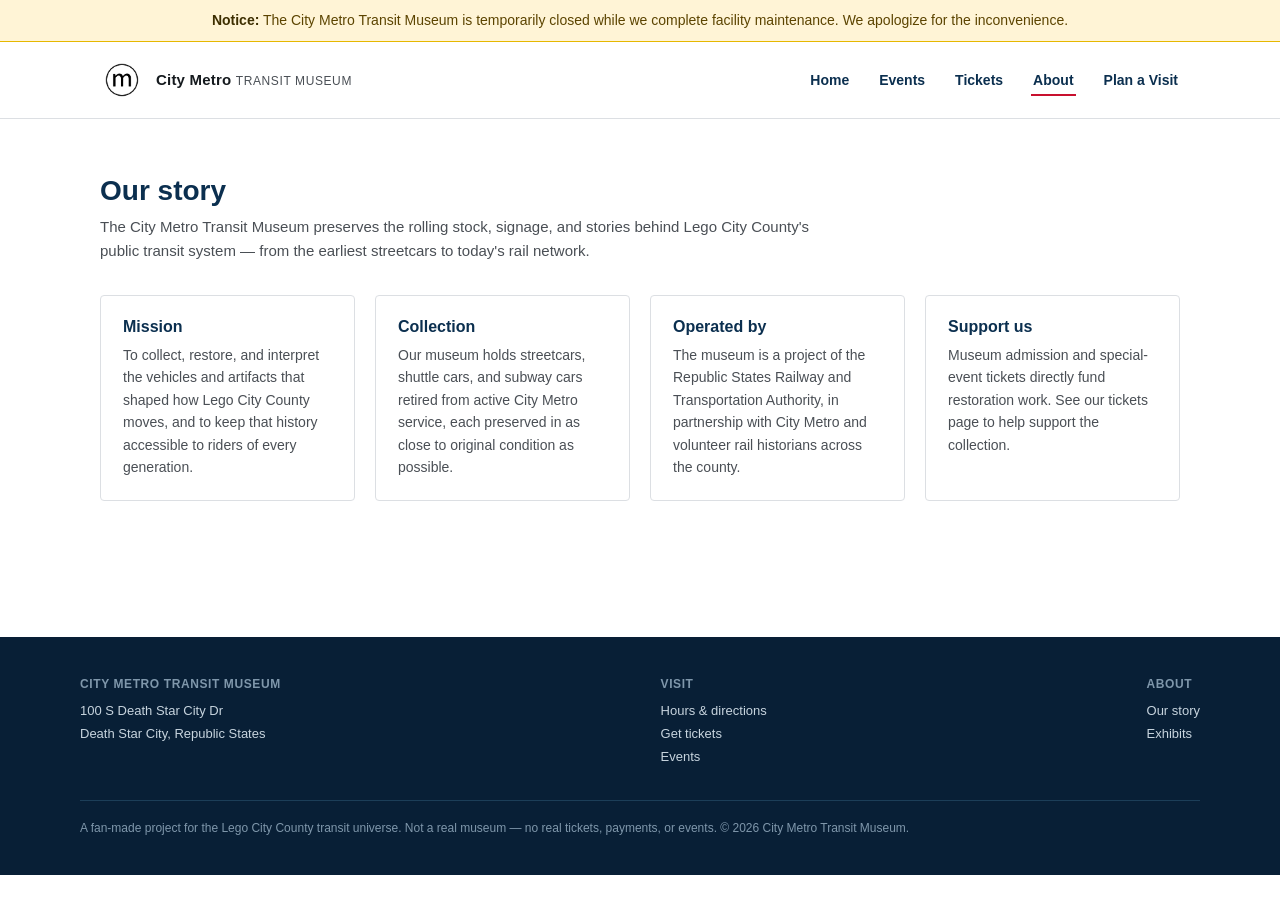
<file: about.html>
<!DOCTYPE html>
<html lang="en">
<head>
<meta charset="UTF-8">
<meta name="viewport" content="width=device-width, initial-scale=1">
<title>About | City Metro Transit Museum</title>
<meta name="description" content="About the City Metro Transit Museum, a preservation project of the Republic States Railway and Transportation Authority.">
<link rel="stylesheet" href="styles.css">
</head>
<body data-page="about">

<div class="closure-banner">
  <strong>Notice:</strong> The City Metro Transit Museum is temporarily closed while we complete facility maintenance. We apologize for the inconvenience.
</div>

<header class="site-header">
  <div class="header-inner">
    <a class="brand" href="index.html">
      <img src="logo.png" alt="City Metro logo">
      <span class="brand-text">
        <span class="line1">City Metro</span>
        <span class="line2">Transit Museum</span>
      </span>
    </a>
    <nav class="main-nav">
      <ul>
        <li><a href="index.html" data-page="home">Home</a></li>
        <li><a href="events.html" data-page="events">Events</a></li>
        <li><a href="tickets.html" data-page="tickets">Tickets</a></li>
        <li><a href="about.html" data-page="about">About</a></li>
        <li><a href="visit.html" data-page="visit">Plan a Visit</a></li>
      </ul>
    </nav>
  </div>
</header>

<main>
  <section>
    <h2 class="section-title">Our story</h2>
    <p class="section-sub">The City Metro Transit Museum preserves the rolling stock, signage, and stories behind Lego City County's public transit system — from the earliest streetcars to today's rail network.</p>

    <div class="card-grid">
      <div class="card">
        <h3>Mission</h3>
        <p>To collect, restore, and interpret the vehicles and artifacts that shaped how Lego City County moves, and to keep that history accessible to riders of every generation.</p>
      </div>
      <div class="card">
        <h3>Collection</h3>
        <p>Our museum holds streetcars, shuttle cars, and subway cars retired from active City Metro service, each preserved in as close to original condition as possible.</p>
      </div>
      <div class="card">
        <h3>Operated by</h3>
        <p>The museum is a project of the Republic States Railway and Transportation Authority, in partnership with City Metro and volunteer rail historians across the county.</p>
      </div>
      <div class="card">
        <h3>Support us</h3>
        <p>Museum admission and special-event tickets directly fund restoration work. See our <a href="tickets.html">tickets page</a> to help support the collection.</p>
      </div>
    </div>
  </section>
</main>

<footer class="site-footer">
  <div class="footer-inner">
    <div class="footer-col">
      <h4>City Metro Transit Museum</h4>
      <ul>
        <li>100 S Death Star City Dr</li>
        <li>Death Star City, Republic States</li>
      </ul>
    </div>
    <div class="footer-col">
      <h4>Visit</h4>
      <ul>
        <li><a href="visit.html">Hours &amp; directions</a></li>
        <li><a href="tickets.html">Get tickets</a></li>
        <li><a href="events.html">Events</a></li>
      </ul>
    </div>
    <div class="footer-col">
      <h4>About</h4>
      <ul>
        <li><a href="about.html">Our story</a></li>
        <li><a href="index.html#exhibits">Exhibits</a></li>
      </ul>
    </div>
  </div>
  <div class="footer-bottom">
    A fan-made project for the Lego City County transit universe. Not a real museum — no real tickets, payments, or events. &copy; 2026 City Metro Transit Museum.
  </div>
</footer>

<script src="script.js"></script>
</body>
</html>
</file>
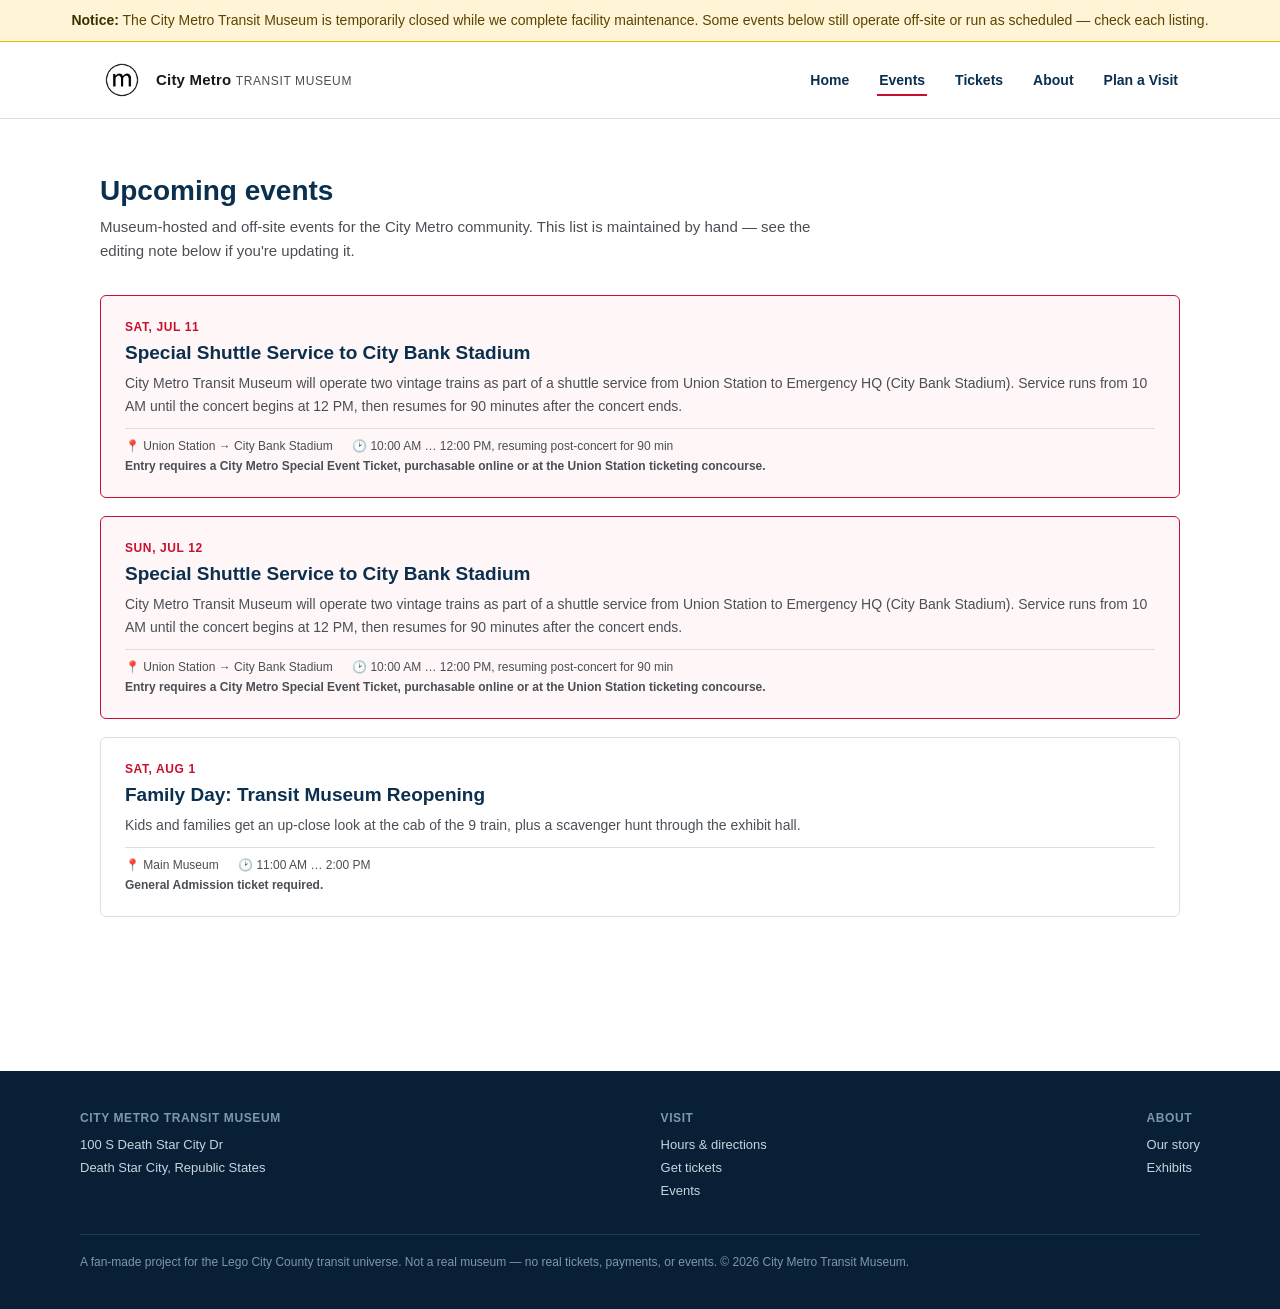
<file: events.html>
<!DOCTYPE html>
<html lang="en">
<head>
<meta charset="UTF-8">
<meta name="viewport" content="width=device-width, initial-scale=1">
<title>Events | City Metro Transit Museum</title>
<meta name="description" content="Upcoming events at the City Metro Transit Museum.">
<link rel="stylesheet" href="styles.css">
</head>
<body data-page="events">

<div class="closure-banner">
  <strong>Notice:</strong> The City Metro Transit Museum is temporarily closed while we complete facility maintenance. Some events below still operate off-site or run as scheduled — check each listing.
</div>

<header class="site-header">
  <div class="header-inner">
    <a class="brand" href="index.html">
      <img src="logo.png" alt="City Metro logo">
      <span class="brand-text">
        <span class="line1">City Metro</span>
        <span class="line2">Transit Museum</span>
      </span>
    </a>
    <nav class="main-nav">
      <ul>
        <li><a href="index.html" data-page="home">Home</a></li>
        <li><a href="events.html" data-page="events">Events</a></li>
        <li><a href="tickets.html" data-page="tickets">Tickets</a></li>
        <li><a href="about.html" data-page="about">About</a></li>
        <li><a href="visit.html" data-page="visit">Plan a Visit</a></li>
      </ul>
    </nav>
  </div>
</header>

<main>
  <section>
    <h2 class="section-title">Upcoming events</h2>
    <p class="section-sub">Museum-hosted and off-site events for the City Metro community. This list is maintained by hand — see the editing note below if you're updating it.</p>

    <div id="eventList"></div>
  </section>
</main>

<footer class="site-footer">
  <div class="footer-inner">
    <div class="footer-col">
      <h4>City Metro Transit Museum</h4>
      <ul>
        <li>100 S Death Star City Dr</li>
        <li>Death Star City, Republic States</li>
      </ul>
    </div>
    <div class="footer-col">
      <h4>Visit</h4>
      <ul>
        <li><a href="visit.html">Hours &amp; directions</a></li>
        <li><a href="tickets.html">Get tickets</a></li>
        <li><a href="events.html">Events</a></li>
      </ul>
    </div>
    <div class="footer-col">
      <h4>About</h4>
      <ul>
        <li><a href="about.html">Our story</a></li>
        <li><a href="index.html#exhibits">Exhibits</a></li>
      </ul>
    </div>
  </div>
  <div class="footer-bottom">
    A fan-made project for the Lego City County transit universe. Not a real museum — no real tickets, payments, or events. &copy; 2026 City Metro Transit Museum.
  </div>
</footer>

<script src="script.js"></script>
<script>
/* =========================================================================
   EVENTS CONFIG — edit this array by hand to add, remove, or change events.
   Fields:
     dateLabel  - short text shown above the title, e.g. "WED, JUL 8"
     title      - event name
     description- 1-3 sentences shown on the card
     location   - where it happens
     time       - time range shown in the meta row
     requires   - ticket note shown in the meta row (optional, leave "" to omit)
     featured   - true/false, true gives the card a highlighted red border
   ========================================================================= */
const EVENTS_CONFIG = [
   {
    dateLabel: "Sat, Jul 11",
    title: "Special Shuttle Service to City Bank Stadium",
    description: "City Metro Transit Museum will operate two vintage trains as part of a shuttle service from Union Station to Emergency HQ (City Bank Stadium). Service runs from 10 AM until the concert begins at 12 PM, then resumes for 90 minutes after the concert ends.",
    location: "Union Station \u2192 City Bank Stadium",
    time: "10:00 AM \u2026 12:00 PM, resuming post-concert for 90 min",
    requires: "Entry requires a City Metro Special Event Ticket, purchasable online or at the Union Station ticketing concourse.",
    featured: true
  },
  {
    dateLabel: "Sun, Jul 12",
    title: "Special Shuttle Service to City Bank Stadium",
    description: "City Metro Transit Museum will operate two vintage trains as part of a shuttle service from Union Station to Emergency HQ (City Bank Stadium). Service runs from 10 AM until the concert begins at 12 PM, then resumes for 90 minutes after the concert ends.",
    location: "Union Station \u2192 City Bank Stadium",
    time: "10:00 AM \u2026 12:00 PM, resuming post-concert for 90 min",
    requires: "Entry requires a City Metro Special Event Ticket, purchasable online or at the Union Station ticketing concourse.",
    featured: true
  },
  {
    dateLabel: "Sat, Aug 1",
    title: "Family Day: Transit Museum Reopening",
    description: "Kids and families get an up-close look at the cab of the 9 train, plus a scavenger hunt through the exhibit hall.",
    location: "Main Museum",
    time: "11:00 AM \u2026 2:00 PM",
    requires: "General Admission ticket required.",
    featured: false
  }
];
/* ========================================================================= */

const list = document.getElementById('eventList');
EVENTS_CONFIG.forEach(ev => {
  const card = document.createElement('div');
  card.className = 'event-card' + (ev.featured ? ' featured' : '');
  card.innerHTML = `
    <div class="event-date">${ev.dateLabel}</div>
    <h3>${ev.title}</h3>
    <p>${ev.description}</p>
    <div class="event-meta">
      <span>&#128205; ${ev.location}</span>
      <span>&#128337; ${ev.time}</span>
      ${ev.requires ? `<div style="margin-top:6px;"><strong>${ev.requires}</strong></div>` : ''}
    </div>
  `;
  list.appendChild(card);
});
</script>
</body>
</html>
</file>
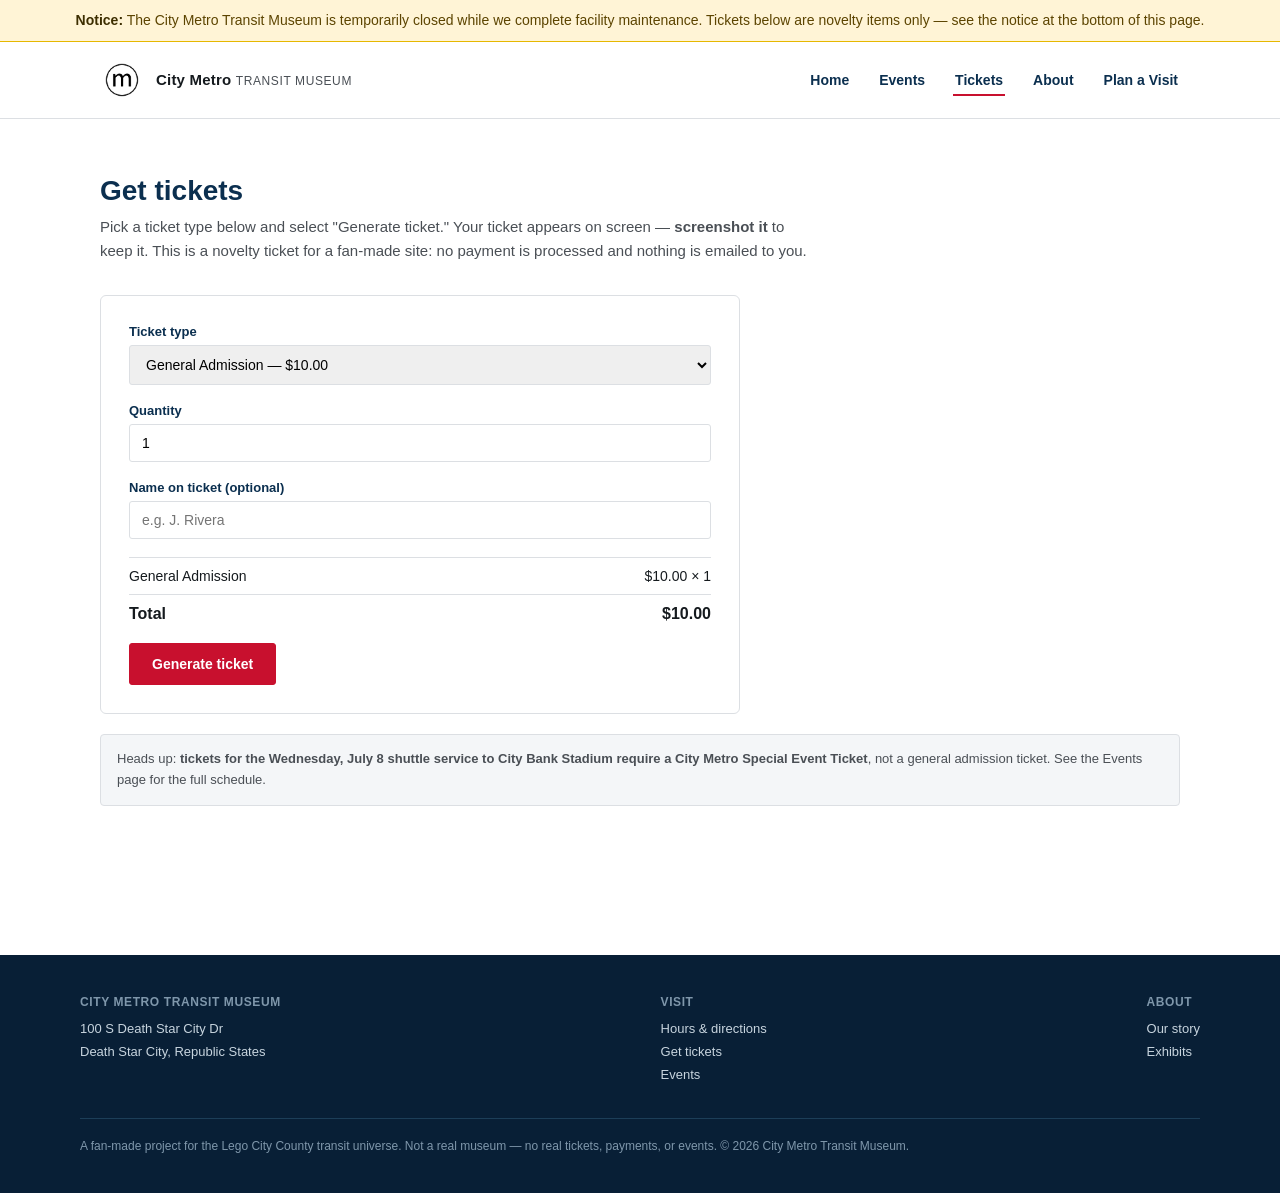
<file: tickets.html>
<!DOCTYPE html>
<html lang="en">
<head>
<meta charset="UTF-8">
<meta name="viewport" content="width=device-width, initial-scale=1">
<title>Tickets | City Metro Transit Museum</title>
<meta name="description" content="Get a novelty City Metro Transit Museum ticket. No real payment is collected.">
<link rel="stylesheet" href="styles.css">
</head>
<body data-page="tickets">

<div class="closure-banner">
  <strong>Notice:</strong> The City Metro Transit Museum is temporarily closed while we complete facility maintenance. Tickets below are novelty items only — see the notice at the bottom of this page.
</div>

<header class="site-header">
  <div class="header-inner">
    <a class="brand" href="index.html">
      <img src="logo.png" alt="City Metro logo">
      <span class="brand-text">
        <span class="line1">City Metro</span>
        <span class="line2">Transit Museum</span>
      </span>
    </a>
    <nav class="main-nav">
      <ul>
        <li><a href="index.html" data-page="home">Home</a></li>
        <li><a href="events.html" data-page="events">Events</a></li>
        <li><a href="tickets.html" data-page="tickets">Tickets</a></li>
        <li><a href="about.html" data-page="about">About</a></li>
        <li><a href="visit.html" data-page="visit">Plan a Visit</a></li>
      </ul>
    </nav>
  </div>
</header>

<main>
  <section>
    <h2 class="section-title">Get tickets</h2>
    <p class="section-sub">Pick a ticket type below and select "Generate ticket." Your ticket appears on screen — <strong>screenshot it</strong> to keep it. This is a novelty ticket for a fan-made site: no payment is processed and nothing is emailed to you.</p>

    <div class="form-card">
      <div class="field">
        <label for="ticketType">Ticket type</label>
        <select id="ticketType"></select>
      </div>
      <div class="field">
        <label for="qty">Quantity</label>
        <input type="number" id="qty" min="1" max="8" value="1">
      </div>
      <div class="field">
        <label for="visitorName">Name on ticket (optional)</label>
        <input type="text" id="visitorName" placeholder="e.g. J. Rivera">
      </div>

      <div id="priceBreakdown"></div>

      <button class="btn" id="generateBtn" type="button" style="margin-top:10px;">Generate ticket</button>
      <p id="soldOutMsg" style="display:none; color:#c8102e; font-size:13px; margin-top:10px;">This ticket type isn't being offered right now. Pick another option above.</p>
    </div>

    <div class="ticket-out" id="ticketOut">
      <div class="t-head">
        <div>
          <div class="agency">CITY METRO TRANSIT MUSEUM</div>
          <div style="font-size:12px; color:#4a4f55;">Novelty admission ticket</div>
        </div>
        <div class="kind" id="outKind">GA</div>
      </div>
      <div class="ticket-row"><span>Ticket #</span><strong class="ticket-num" id="outNum">—</strong></div>
      <div class="ticket-row"><span>Name</span><strong id="outName">Guest</strong></div>
      <div class="ticket-row"><span>Quantity</span><strong id="outQty">1</strong></div>
      <div class="ticket-row"><span>Price each</span><strong id="outPrice">$0.00</strong></div>
      <div class="ticket-row"><span>Total</span><strong id="outTotal">$0.00</strong></div>
      <div class="ticket-row"><span>Issued</span><strong id="outDate">—</strong></div>
      <p class="notice" style="margin-top:16px;">This is a novelty ticket, not a real transaction. <strong>Screenshot this ticket</strong> — that screenshot is your "admission." Nothing was charged, saved, or emailed.</p>
    </div>

    <p class="notice">
      Heads up: <strong>tickets for the Wednesday, July 8 shuttle service to City Bank Stadium require a City Metro Special Event Ticket</strong>, not a general admission ticket. See the <a href="events.html">Events page</a> for the full schedule.
    </p>
  </section>
</main>

<footer class="site-footer">
  <div class="footer-inner">
    <div class="footer-col">
      <h4>City Metro Transit Museum</h4>
      <ul>
        <li>100 S Death Star City Dr</li>
        <li>Death Star City, Republic States</li>
      </ul>
    </div>
    <div class="footer-col">
      <h4>Visit</h4>
      <ul>
        <li><a href="visit.html">Hours &amp; directions</a></li>
        <li><a href="tickets.html">Get tickets</a></li>
        <li><a href="events.html">Events</a></li>
      </ul>
    </div>
    <div class="footer-col">
      <h4>About</h4>
      <ul>
        <li><a href="about.html">Our story</a></li>
        <li><a href="index.html#exhibits">Exhibits</a></li>
      </ul>
    </div>
  </div>
  <div class="footer-bottom">
    A fan-made project for the Lego City County transit universe. Not a real museum — no real tickets, payments, or events. &copy; 2026 City Metro Transit Museum.
  </div>
</footer>

<script src="script.js"></script>
<script>
/* =========================================================================
   TICKET CONFIG — edit this block by hand to change what's for sale.
   - "available": true shows the ticket in the dropdown, false hides it.
   - "price": shown on the generated ticket and used for the total.
   Add more ticket types by copying an object into the array.
   ========================================================================= */
const TICKET_CONFIG = [
  { id: "ga",      label: "General Admission", price: 10, available: true },
  { id: "special", label: "Special Event Ticket (Jul 8 shuttle)", price: 15, available: true }
];
/* ========================================================================= */

const typeSelect = document.getElementById('ticketType');
const priceBreakdown = document.getElementById('priceBreakdown');
const soldOutMsg = document.getElementById('soldOutMsg');
const generateBtn = document.getElementById('generateBtn');

function renderOptions() {
  typeSelect.innerHTML = '';
  const offered = TICKET_CONFIG.filter(t => t.available);
  if (offered.length === 0) {
    const opt = document.createElement('option');
    opt.textContent = 'No tickets currently offered';
    typeSelect.appendChild(opt);
    generateBtn.disabled = true;
    soldOutMsg.style.display = 'block';
    return;
  }
  TICKET_CONFIG.forEach(t => {
    const opt = document.createElement('option');
    opt.value = t.id;
    opt.textContent = t.available ? `${t.label} — $${t.price.toFixed(2)}` : `${t.label} — not currently offered`;
    opt.disabled = !t.available;
    typeSelect.appendChild(opt);
  });
}

function currentTicket() {
  return TICKET_CONFIG.find(t => t.id === typeSelect.value);
}

function updateBreakdown() {
  const t = currentTicket();
  const qty = Math.max(1, parseInt(document.getElementById('qty').value || '1', 10));
  if (!t) { priceBreakdown.innerHTML = ''; return; }
  const total = (t.price * qty).toFixed(2);
  priceBreakdown.innerHTML = `
    <div class="price-line"><span>${t.label}</span><span>$${t.price.toFixed(2)} × ${qty}</span></div>
    <div class="price-line total"><span>Total</span><span>$${total}</span></div>
  `;
}

typeSelect.addEventListener('change', updateBreakdown);
document.getElementById('qty').addEventListener('input', updateBreakdown);

generateBtn.addEventListener('click', function () {
  const t = currentTicket();
  if (!t || !t.available) return;
  const qty = Math.max(1, parseInt(document.getElementById('qty').value || '1', 10));
  const name = document.getElementById('visitorName').value.trim() || 'Guest';
  const ticketNum = 'CMTM-' + Math.floor(100000 + Math.random() * 900000);
  const now = new Date();

  document.getElementById('outKind').textContent = t.id === 'special' ? 'Special Event' : 'General Admission';
  document.getElementById('outNum').textContent = ticketNum;
  document.getElementById('outName').textContent = name;
  document.getElementById('outQty').textContent = qty;
  document.getElementById('outPrice').textContent = '$' + t.price.toFixed(2);
  document.getElementById('outTotal').textContent = '$' + (t.price * qty).toFixed(2);
  document.getElementById('outDate').textContent = now.toLocaleString();

  document.getElementById('ticketOut').classList.add('show');
  document.getElementById('ticketOut').scrollIntoView({ behavior: 'smooth', block: 'center' });
});

renderOptions();
updateBreakdown();
</script>
</body>
</html>
</file>
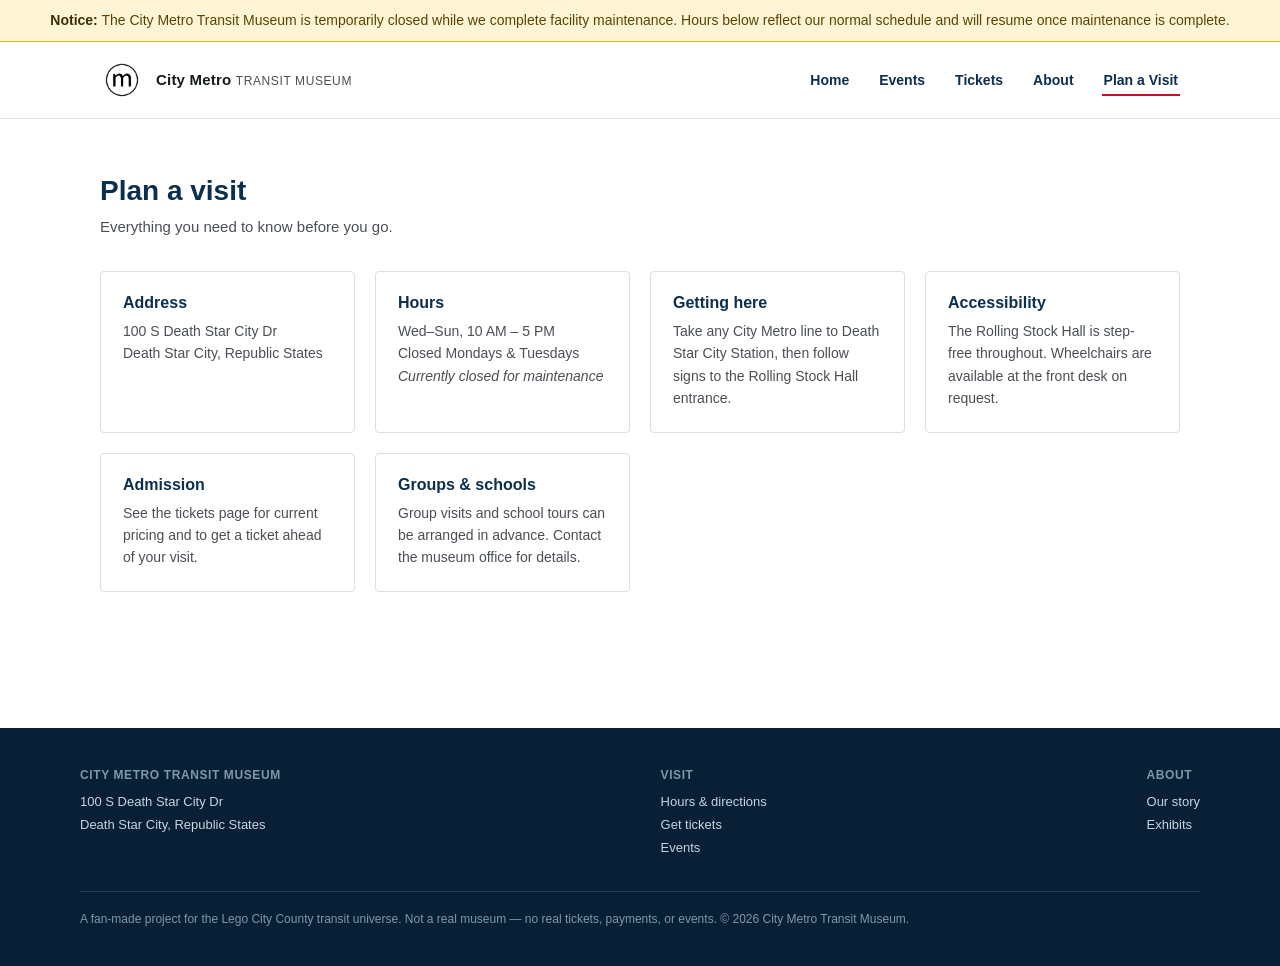
<file: visit.html>
<!DOCTYPE html>
<html lang="en">
<head>
<meta charset="UTF-8">
<meta name="viewport" content="width=device-width, initial-scale=1">
<title>Plan a Visit | City Metro Transit Museum</title>
<meta name="description" content="Hours, directions, and accessibility info for the City Metro Transit Museum.">
<link rel="stylesheet" href="styles.css">
</head>
<body data-page="visit">

<div class="closure-banner">
  <strong>Notice:</strong> The City Metro Transit Museum is temporarily closed while we complete facility maintenance. Hours below reflect our normal schedule and will resume once maintenance is complete.
</div>

<header class="site-header">
  <div class="header-inner">
    <a class="brand" href="index.html">
      <img src="logo.png" alt="City Metro logo">
      <span class="brand-text">
        <span class="line1">City Metro</span>
        <span class="line2">Transit Museum</span>
      </span>
    </a>
    <nav class="main-nav">
      <ul>
        <li><a href="index.html" data-page="home">Home</a></li>
        <li><a href="events.html" data-page="events">Events</a></li>
        <li><a href="tickets.html" data-page="tickets">Tickets</a></li>
        <li><a href="about.html" data-page="about">About</a></li>
        <li><a href="visit.html" data-page="visit">Plan a Visit</a></li>
      </ul>
    </nav>
  </div>
</header>

<main>
  <section>
    <h2 class="section-title">Plan a visit</h2>
    <p class="section-sub">Everything you need to know before you go.</p>

    <div class="card-grid">
      <div class="card">
        <h3>Address</h3>
        <p>100 S Death Star City Dr<br>Death Star City, Republic States</p>
      </div>
      <div class="card">
        <h3>Hours</h3>
        <p>Wed–Sun, 10 AM – 5 PM<br>Closed Mondays &amp; Tuesdays<br><em>Currently closed for maintenance</em></p>
      </div>
      <div class="card">
        <h3>Getting here</h3>
        <p>Take any City Metro line to Death Star City Station, then follow signs to the Rolling Stock Hall entrance.</p>
      </div>
      <div class="card">
        <h3>Accessibility</h3>
        <p>The Rolling Stock Hall is step-free throughout. Wheelchairs are available at the front desk on request.</p>
      </div>
      <div class="card">
        <h3>Admission</h3>
        <p>See the <a href="tickets.html">tickets page</a> for current pricing and to get a ticket ahead of your visit.</p>
      </div>
      <div class="card">
        <h3>Groups &amp; schools</h3>
        <p>Group visits and school tours can be arranged in advance. Contact the museum office for details.</p>
      </div>
    </div>
  </section>
</main>

<footer class="site-footer">
  <div class="footer-inner">
    <div class="footer-col">
      <h4>City Metro Transit Museum</h4>
      <ul>
        <li>100 S Death Star City Dr</li>
        <li>Death Star City, Republic States</li>
      </ul>
    </div>
    <div class="footer-col">
      <h4>Visit</h4>
      <ul>
        <li><a href="visit.html">Hours &amp; directions</a></li>
        <li><a href="tickets.html">Get tickets</a></li>
        <li><a href="events.html">Events</a></li>
      </ul>
    </div>
    <div class="footer-col">
      <h4>About</h4>
      <ul>
        <li><a href="about.html">Our story</a></li>
        <li><a href="index.html#exhibits">Exhibits</a></li>
      </ul>
    </div>
  </div>
  <div class="footer-bottom">
    A fan-made project for the Lego City County transit universe. Not a real museum — no real tickets, payments, or events. &copy; 2026 City Metro Transit Museum.
  </div>
</footer>

<script src="script.js"></script>
</body>
</html>
</file>
<file: styles.css>
/* City Metro Transit Museum — shared styles
   Font: Helvetica, per house style. White background throughout. */

:root{
  --navy:#0b2f4f;
  --navy-dark:#081f36;
  --red:#c8102e;
  --gray-line:#dcdfe3;
  --gray-text:#4a4f55;
  --ink:#151a1e;
  --amber:#fff4d6;
  --amber-border:#e6b800;
}

*{ box-sizing:border-box; }

html,body{
  margin:0;
  padding:0;
  background:#ffffff;
  color:var(--ink);
  font-family:"Helvetica Neue", Helvetica, Arial, sans-serif;
  -webkit-font-smoothing:antialiased;
}

a{ color:inherit; text-decoration:none; }
img{ max-width:100%; display:block; }

/* ---------- Closure banner ---------- */
.closure-banner{
  background:var(--amber);
  border-bottom:1px solid var(--amber-border);
  color:#5c4400;
  padding:10px 20px;
  font-size:14px;
  text-align:center;
  line-height:1.5;
}
.closure-banner strong{ color:#3d2e00; }

/* ---------- Header / nav ---------- */
header.site-header{
  border-bottom:1px solid var(--gray-line);
  background:#fff;
}
.header-inner{
  max-width:1120px;
  margin:0 auto;
  padding:16px 20px;
  display:flex;
  align-items:center;
  justify-content:space-between;
  gap:20px;
}
.brand{
  display:flex;
  align-items:center;
  gap:12px;
}
.brand img{ width:44px; height:44px; }
.brand .brand-text{ line-height:1.15; }
.brand .brand-text .line1{
  font-weight:700;
  font-size:15px;
  letter-spacing:.2px;
}
.brand .brand-text .line2{
  font-size:12px;
  color:var(--gray-text);
  letter-spacing:.6px;
  text-transform:uppercase;
}
nav.main-nav ul{
  list-style:none;
  display:flex;
  gap:26px;
  margin:0;
  padding:0;
}
nav.main-nav a{
  font-size:14px;
  font-weight:600;
  color:var(--navy);
  padding:6px 2px;
  border-bottom:2px solid transparent;
}
nav.main-nav a:hover,
nav.main-nav a.active{
  border-bottom:2px solid var(--red);
}
.nav-toggle{ display:none; }

@media (max-width:760px){
  .header-inner{ flex-wrap:wrap; }
  nav.main-nav ul{
    flex-wrap:wrap;
    gap:14px 18px;
    width:100%;
    padding-top:10px;
    border-top:1px solid var(--gray-line);
  }
}

/* ---------- Hero ---------- */
.hero{
  background:var(--navy);
  color:#fff;
  padding:64px 20px;
}
.hero-inner{
  max-width:1120px;
  margin:0 auto;
}
.eyebrow{
  text-transform:uppercase;
  letter-spacing:2px;
  font-size:12px;
  font-weight:700;
  color:#a9c2d8;
  margin:0 0 14px;
}
.hero h1{
  font-size:clamp(30px,5vw,52px);
  margin:0 0 16px;
  font-weight:800;
  line-height:1.05;
}
.hero p{
  max-width:640px;
  font-size:17px;
  line-height:1.6;
  color:#dbe6ef;
  margin:0 0 26px;
}
.hero .addr{
  font-size:14px;
  color:#a9c2d8;
}
.btn{
  display:inline-block;
  background:var(--red);
  color:#fff;
  font-weight:700;
  font-size:14px;
  padding:12px 22px;
  border-radius:3px;
  border:1px solid var(--red);
}
.btn:hover{ background:#a70d25; border-color:#a70d25; }
.btn.secondary{
  background:transparent;
  border:1px solid #ffffff66;
  color:#fff;
}
.btn.secondary:hover{ border-color:#fff; }

/* ---------- Sections ---------- */
main{ max-width:1120px; margin:0 auto; padding:56px 20px; }
section + section{ margin-top:64px; }
h2.section-title{
  font-size:28px;
  font-weight:800;
  margin:0 0 8px;
  color:var(--navy);
}
p.section-sub{
  color:var(--gray-text);
  font-size:15px;
  margin:0 0 32px;
  max-width:720px;
  line-height:1.6;
}

/* ---------- Exhibit cards ---------- */
.exhibit{
  display:grid;
  grid-template-columns:1.1fr 1fr;
  gap:36px;
  align-items:center;
  padding:32px 0;
  border-top:1px solid var(--gray-line);
}
.exhibit:first-of-type{ border-top:none; }
.exhibit.reverse .exhibit-media{ order:2; }
.exhibit.reverse .exhibit-copy{ order:1; }
.exhibit-media img{
  width:100%;
  border-radius:4px;
  border:1px solid var(--gray-line);
}
.exhibit-media .cap{
  font-size:12px;
  color:var(--gray-text);
  margin-top:8px;
}
.exhibit-copy .tag{
  display:inline-block;
  font-size:11px;
  font-weight:700;
  letter-spacing:1px;
  text-transform:uppercase;
  color:var(--red);
  margin-bottom:10px;
}
.exhibit-copy h3{
  font-size:22px;
  margin:0 0 10px;
  color:var(--ink);
}
.exhibit-copy p{
  font-size:15px;
  line-height:1.65;
  color:var(--gray-text);
  margin:0 0 14px;
}
.spec-list{
  list-style:none;
  margin:14px 0 0;
  padding:0;
  font-size:13px;
  color:var(--navy);
  display:grid;
  grid-template-columns:1fr 1fr;
  gap:8px 20px;
}
.spec-list li strong{ display:block; color:var(--gray-text); font-weight:600; font-size:11px; text-transform:uppercase; letter-spacing:.4px;}

@media (max-width:760px){
  .exhibit, .exhibit.reverse{ grid-template-columns:1fr; }
  .exhibit.reverse .exhibit-media{ order:1; }
  .exhibit.reverse .exhibit-copy{ order:2; }
}

/* ---------- Cards grid (about/visit pages) ---------- */
.card-grid{
  display:grid;
  grid-template-columns:repeat(auto-fit,minmax(220px,1fr));
  gap:20px;
}
.card{
  border:1px solid var(--gray-line);
  border-radius:4px;
  padding:22px;
}
.card h3{ margin:0 0 8px; font-size:16px; color:var(--navy); }
.card p{ margin:0; font-size:14px; color:var(--gray-text); line-height:1.6; }

/* ---------- Forms ---------- */
.form-card{
  border:1px solid var(--gray-line);
  border-radius:6px;
  padding:28px;
  max-width:640px;
}
.field{ margin-bottom:18px; }
.field label{
  display:block;
  font-size:13px;
  font-weight:700;
  margin-bottom:6px;
  color:var(--navy);
}
.field select, .field input{
  width:100%;
  padding:10px 12px;
  border:1px solid var(--gray-line);
  border-radius:3px;
  font-size:14px;
  font-family:inherit;
}
.price-line{
  display:flex;
  justify-content:space-between;
  font-size:14px;
  padding:10px 0;
  border-top:1px solid var(--gray-line);
}
.price-line.total{ font-weight:800; font-size:16px; }
.notice{
  font-size:13px;
  color:var(--gray-text);
  background:#f4f6f8;
  border:1px solid var(--gray-line);
  border-radius:4px;
  padding:14px 16px;
  margin-top:20px;
  line-height:1.6;
}
.ticket-out{
  border:2px dashed var(--navy);
  border-radius:6px;
  padding:24px;
  margin-top:24px;
  display:none;
}
.ticket-out.show{ display:block; }
.ticket-out .t-head{
  display:flex;
  justify-content:space-between;
  align-items:flex-start;
  border-bottom:1px dashed var(--gray-line);
  padding-bottom:14px;
  margin-bottom:14px;
}
.ticket-out .t-head .agency{ font-weight:800; color:var(--navy); font-size:15px;}
.ticket-out .t-head .kind{ font-weight:800; color:var(--red); font-size:22px; text-transform:uppercase;}
.ticket-row{ display:flex; justify-content:space-between; font-size:13px; padding:4px 0; color:var(--gray-text);}
.ticket-row strong{ color:var(--ink); }
.ticket-num{ font-family:"Courier New",monospace; letter-spacing:1px; }

/* ---------- Events ---------- */
.event-card{
  border:1px solid var(--gray-line);
  border-radius:6px;
  padding:24px;
  margin-bottom:18px;
}
.event-card.featured{
  border-color:var(--red);
  background:#fff7f7;
}
.event-date{
  font-size:12px;
  font-weight:800;
  letter-spacing:.6px;
  text-transform:uppercase;
  color:var(--red);
  margin-bottom:8px;
}
.event-card h3{ margin:0 0 8px; font-size:19px; color:var(--navy); }
.event-card p{ margin:0 0 10px; font-size:14px; line-height:1.65; color:var(--gray-text); }
.event-meta{
  font-size:12px;
  color:var(--gray-text);
  border-top:1px solid var(--gray-line);
  padding-top:10px;
  margin-top:10px;
}
.event-meta span{ margin-right:16px; }

/* ---------- Footer ---------- */
footer.site-footer{
  background:var(--navy-dark);
  color:#c7d4de;
  margin-top:80px;
  padding:40px 20px;
  font-size:13px;
}
.footer-inner{
  max-width:1120px;
  margin:0 auto;
  display:flex;
  justify-content:space-between;
  flex-wrap:wrap;
  gap:24px;
}
.footer-inner a{ color:#c7d4de; }
.footer-inner a:hover{ color:#fff; }
.footer-col h4{
  font-size:12px;
  text-transform:uppercase;
  letter-spacing:.6px;
  color:#7f97ab;
  margin:0 0 12px;
}
.footer-col ul{ list-style:none; margin:0; padding:0; }
.footer-col li{ margin-bottom:8px; }
.footer-bottom{
  max-width:1120px;
  margin:28px auto 0;
  padding-top:20px;
  border-top:1px solid #1c3e58;
  font-size:12px;
  color:#7f97ab;
}
</file>
